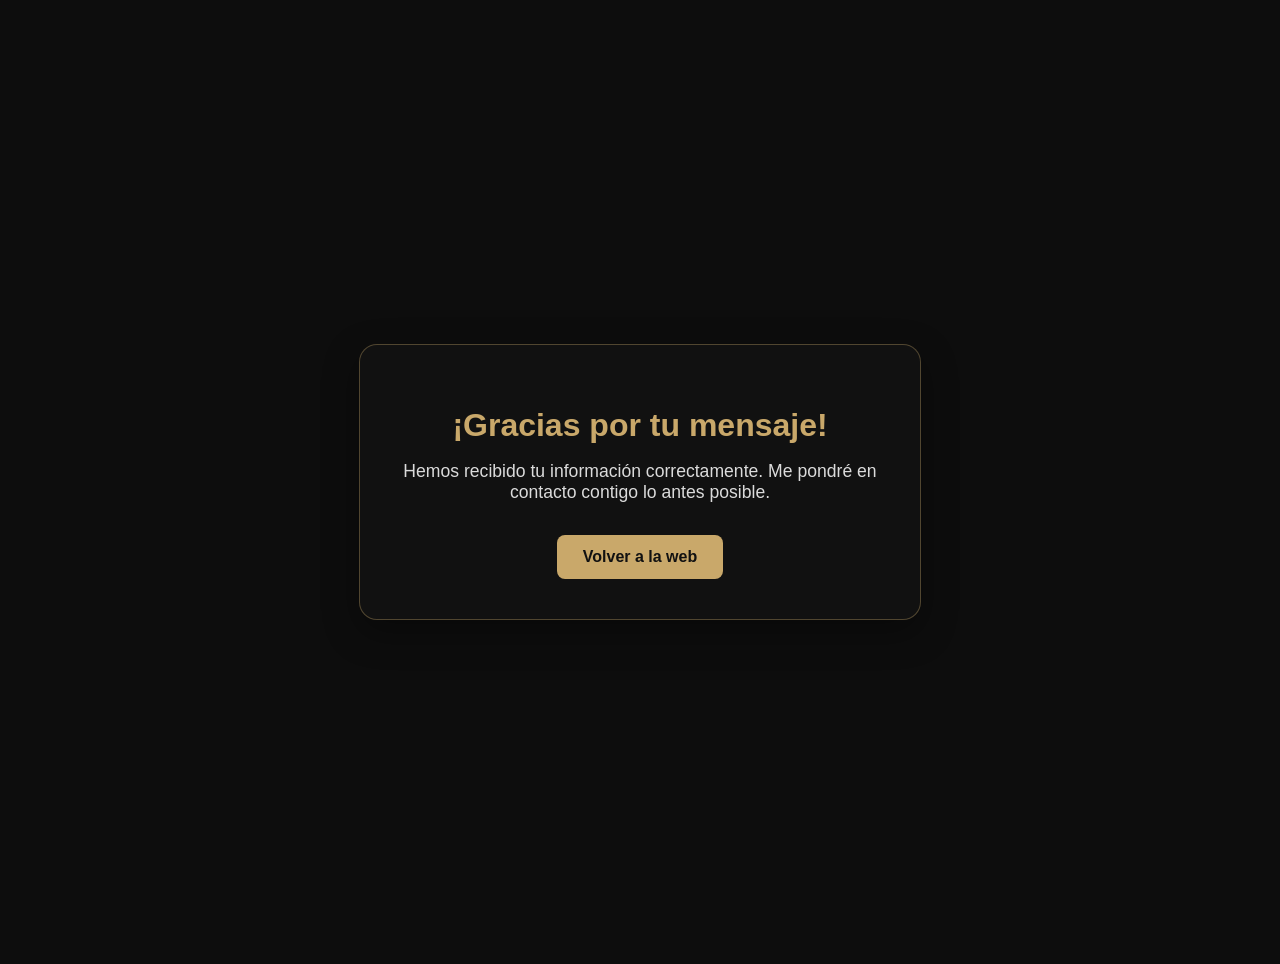
<file: gracias.html>
<!DOCTYPE html>
<html lang="es">

<head>
    <meta charset="UTF-8">
    <meta name="viewport" content="width=device-width, initial-scale=1.0">
    <title>Mensaje enviado — Draft Design Web</title>

    <style>
        body {
            background: #0d0d0d;
            color: #ffffff;
            font-family: "Inter", sans-serif;
            display: flex;
            justify-content: center;
            align-items: center;
            height: 100vh;
            margin: 0;
            text-align: center;
            padding: 2rem;
        }

        .box {
            max-width: 480px;
            padding: 2.5rem;
            border-radius: 18px;
            background: #111;
            border: 1px solid rgba(201, 168, 106, 0.35);
            box-shadow: 0 12px 35px rgba(0, 0, 0, 0.35);
        }

        h1 {
            font-size: 2rem;
            margin-bottom: 1rem;
            color: #c9a86a;
        }

        p {
            font-size: 1.1rem;
            opacity: 0.85;
            margin-bottom: 2rem;
        }

        a {
            display: inline-block;
            padding: 0.8rem 1.6rem;
            background: #c9a86a;
            color: #111;
            border-radius: 8px;
            text-decoration: none;
            font-weight: 600;
            transition: 0.3s ease;
        }

        a:hover {
            background: #e3c58c;
        }
    </style>
</head>

<body>
    <div class="box">
        <h1>¡Gracias por tu mensaje!</h1>
        <p>Hemos recibido tu información correctamente.
            Me pondré en contacto contigo lo antes posible.</p>

        <a href="/">Volver a la web</a>
    </div>
</body>

</html>
</file>
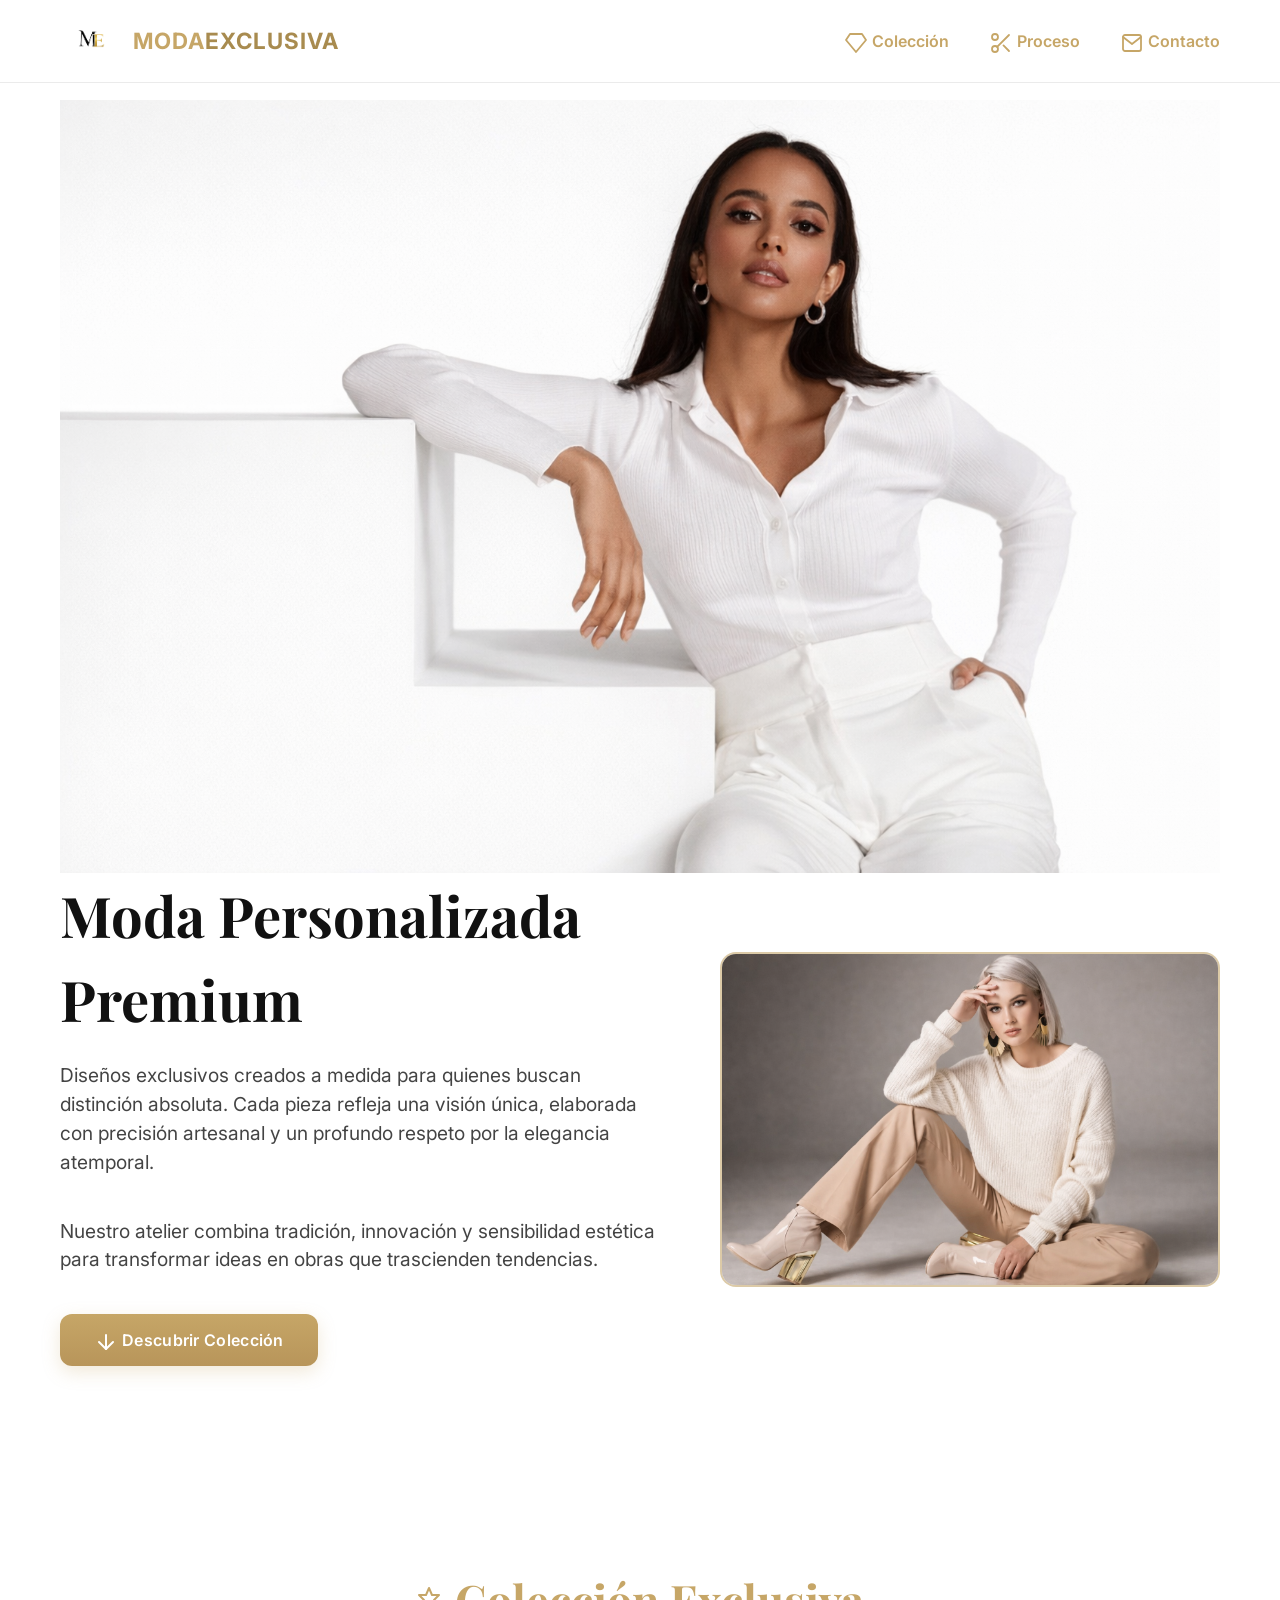
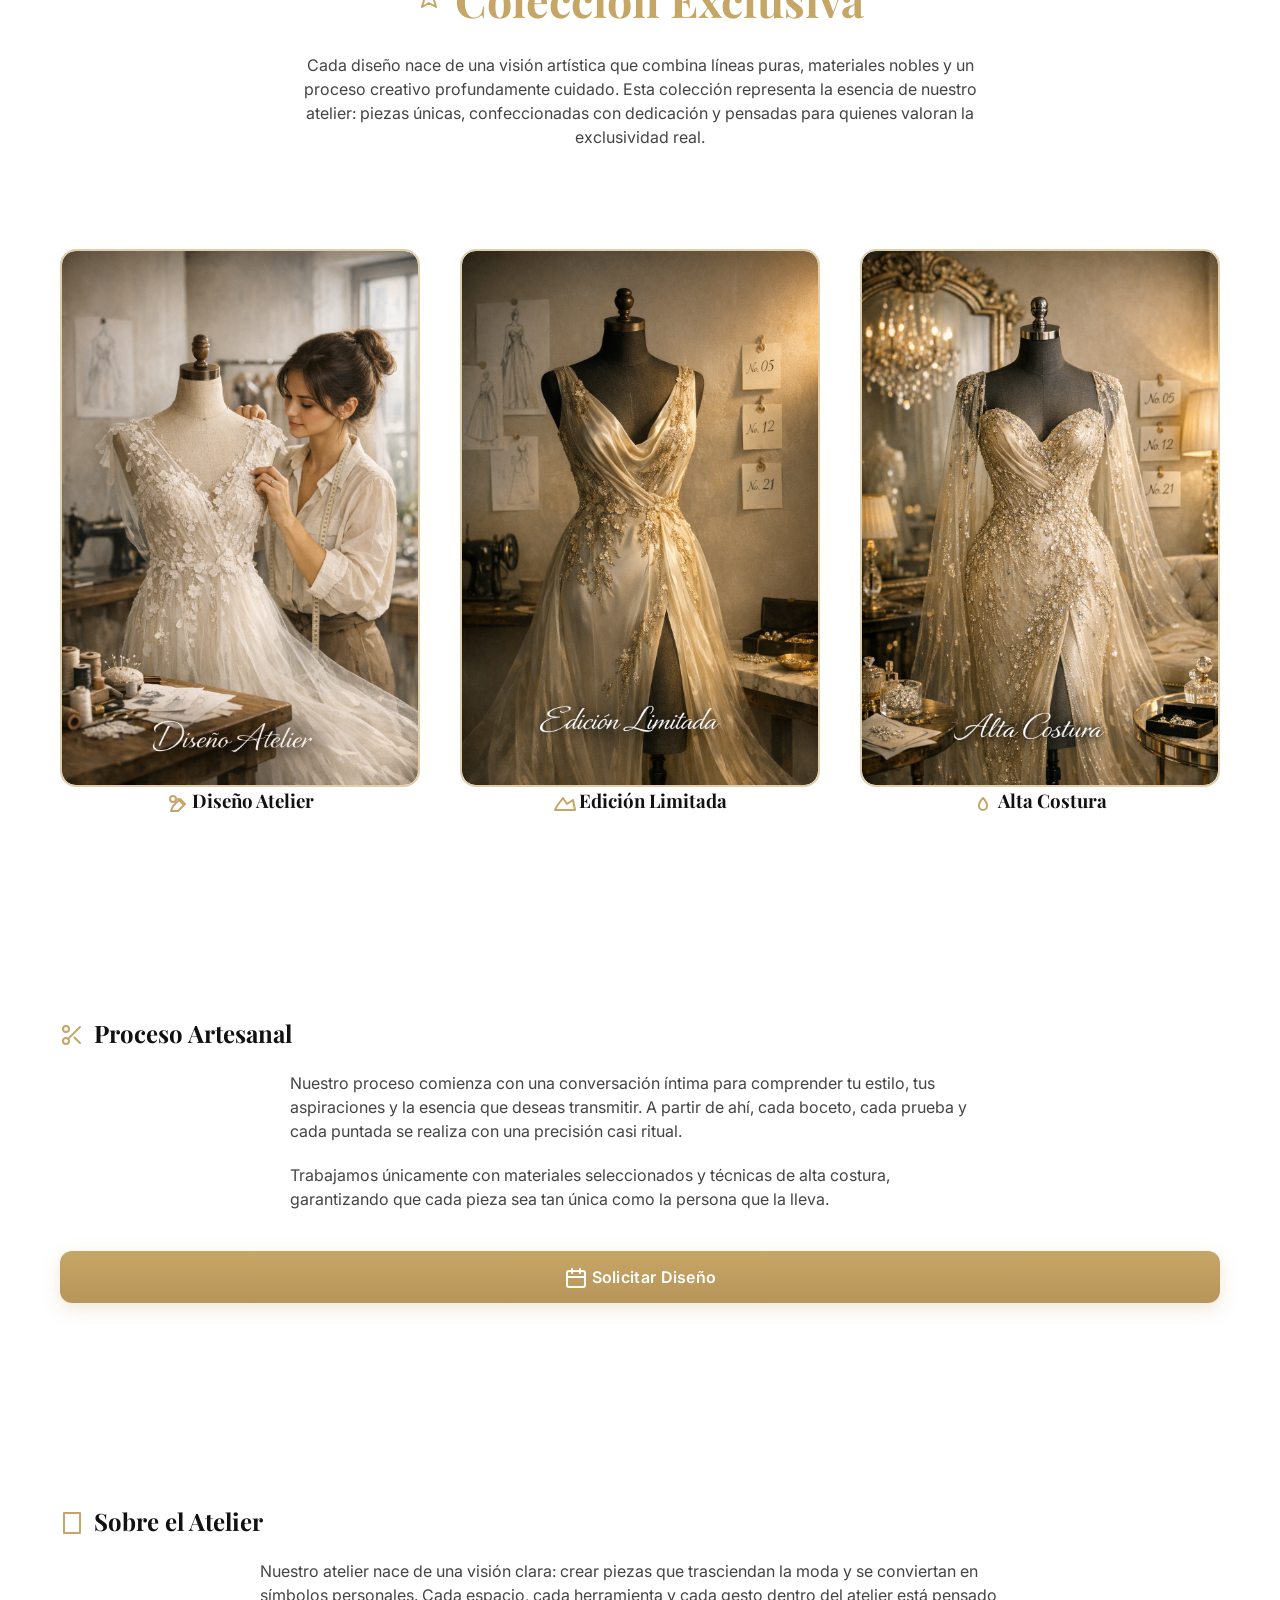
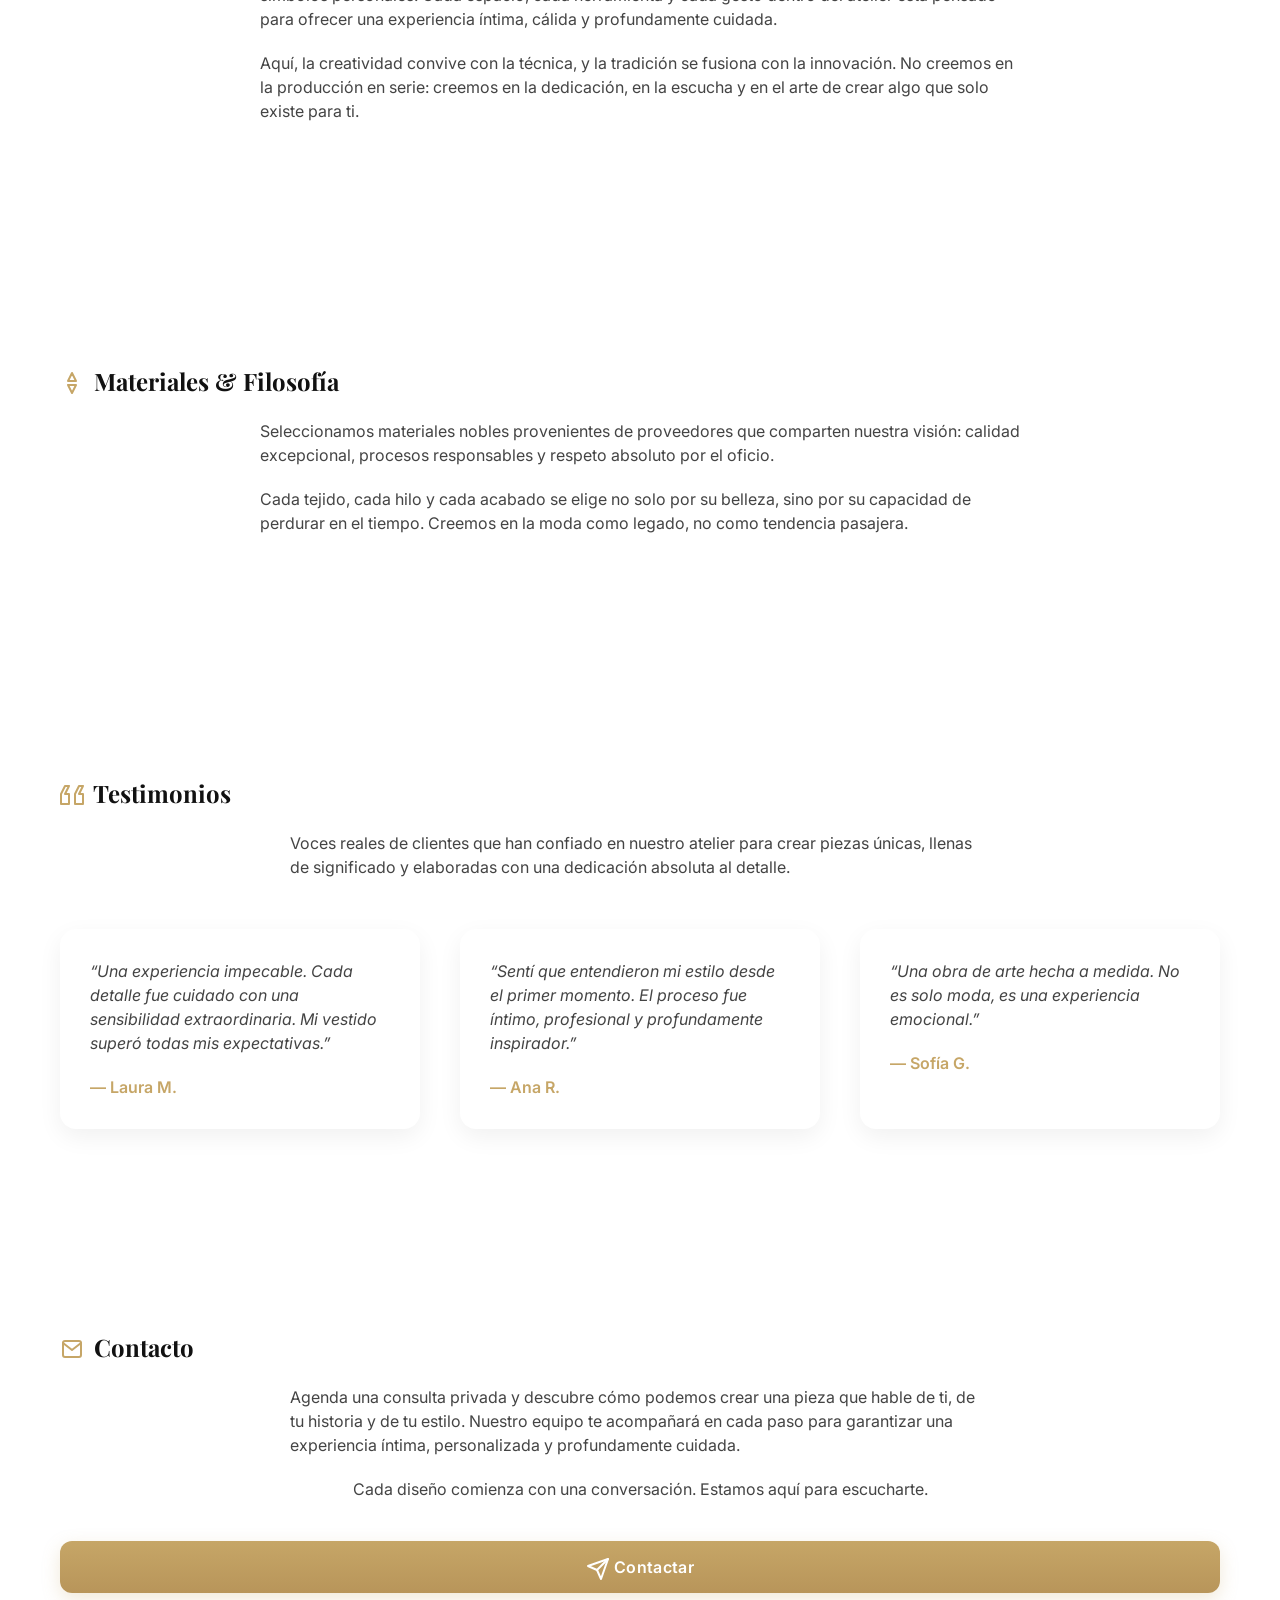
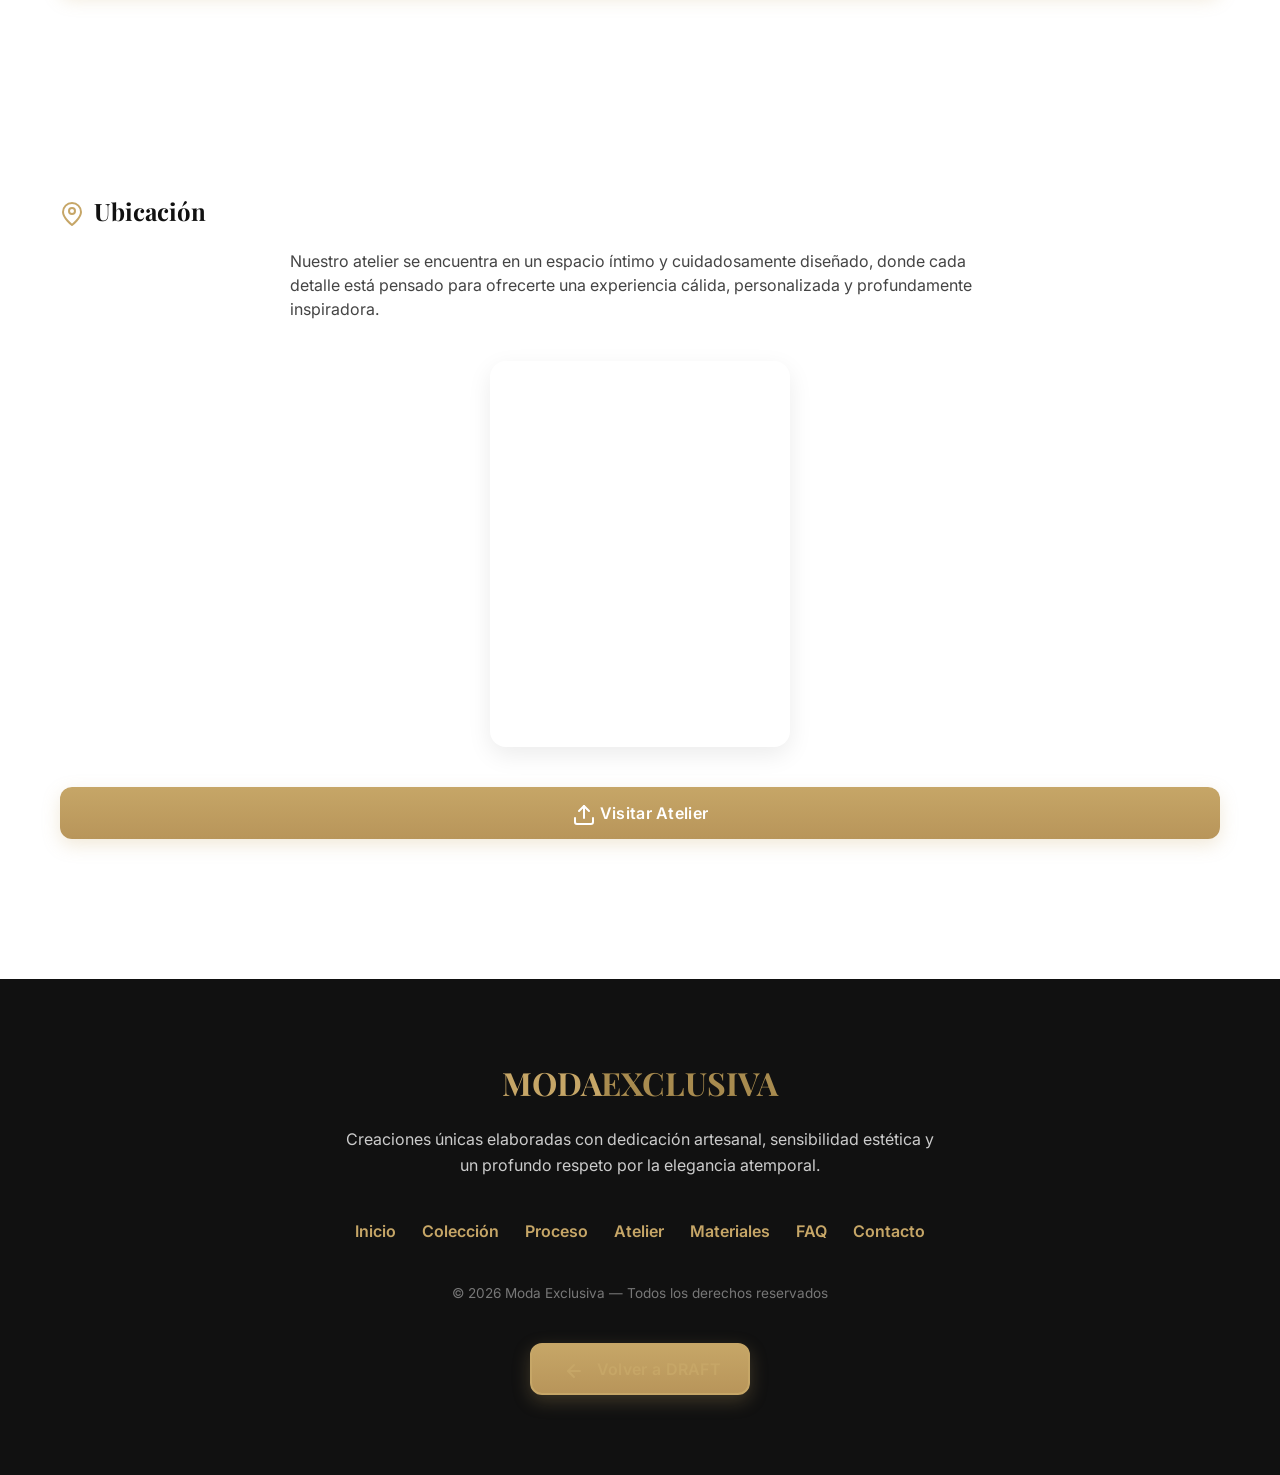
<file: moda-demo.html>
<!DOCTYPE html>
<html lang="es">

<head>
    <meta charset="UTF-8">
    <meta name="viewport" content="width=device-width, initial-scale=1.0">
    <title>Moda Personalizada Premium</title>

    <!-- Estilos -->
    <link rel="stylesheet" href="/assets/css/demo/demo-moda-styles.css">

    <!-- Favicon -->
    <link rel="icon" type="image/png" href="/assets/images/demo/moda/logo.png">
</head>

<body>

    <!-- NAV -->
    <header class="nav">

        <div class="logo">
            <img src="/assets/images/demo/moda/logo.png" alt="Logo Moda Exclusiva" class="logo-icon">
            <span class="logo-text">MODA<span>EXCLUSIVA</span></span>
        </div>

        <!-- BOTÓN HAMBURGUESA -->
        <button class="menu-toggle" aria-label="Abrir menú">
            <svg xmlns="http://www.w3.org/2000/svg" width="28" height="28" fill="none" stroke="#c6a667" stroke-width="2"
                stroke-linecap="round" stroke-linejoin="round">
                <line x1="3" y1="6" x2="21" y2="6" />
                <line x1="3" y1="12" x2="21" y2="12" />
                <line x1="3" y1="18" x2="21" y2="18" />
            </svg>
        </button>


        <nav class="nav-links">
            <ul>
                <li><a href="#coleccion">
                        <svg xmlns="http://www.w3.org/2000/svg" width="20" height="20" fill="none" stroke="#c6a667"
                            stroke-width="2" stroke-linecap="round" stroke-linejoin="round">
                            <path d="M6 3h12l4 6-10 12L2 9l4-6z" />
                        </svg>
                        Colección
                    </a></li>

                <li><a href="#proceso">
                        <svg xmlns="http://www.w3.org/2000/svg" width="20" height="20" fill="none" stroke="#c6a667"
                            stroke-width="2" stroke-linecap="round" stroke-linejoin="round">
                            <circle cx="6" cy="6" r="3" />
                            <circle cx="6" cy="18" r="3" />
                            <line x1="20" y1="4" x2="8.12" y2="15.88" />
                            <line x1="14.47" y1="14.48" x2="20" y2="20" />
                        </svg>
                        Proceso
                    </a></li>

                <li><a href="#contacto">
                        <svg xmlns="http://www.w3.org/2000/svg" width="20" height="20" fill="none" stroke="#c6a667"
                            stroke-width="2" stroke-linecap="round" stroke-linejoin="round">
                            <rect x="3" y="4" width="18" height="16" rx="2" />
                            <polyline points="3 6 12 13 21 6" />
                        </svg>
                        Contacto
                    </a></li>
            </ul>
        </nav>

    </header>


    <!-- HERO -->
    <section id="inicio" class="section hero">

        <img class="hero-head" src="/assets/images/demo/moda/head-moda.png" alt="Moda Personalizada Premium">

        <div class="hero-inner">

            <div class="hero-content fade-in">
                <h1>Moda Personalizada Premium</h1>

                <p>
                    Diseños exclusivos creados a medida para quienes buscan distinción absoluta.
                    Cada pieza refleja una visión única, elaborada con precisión artesanal y un
                    profundo respeto por la elegancia atemporal.
                </p>

                <p>
                    Nuestro atelier combina tradición, innovación y sensibilidad estética para
                    transformar ideas en obras que trascienden tendencias.
                </p>

                <a href="#coleccion" class="btn">
                    <svg xmlns="http://www.w3.org/2000/svg" width="20" height="20" fill="none" stroke="currentColor"
                        stroke-width="2" stroke-linecap="round" stroke-linejoin="round">
                        <line x1="12" y1="5" x2="12" y2="19"></line>
                        <polyline points="19 12 12 19 5 12"></polyline>
                    </svg>
                    Descubrir Colección
                </a>
            </div>

            <div class="hero-image fade-in">
                <img src="/assets/images/demo/moda/hero-image.png" alt="Moda Exclusiva">
            </div>

        </div>

    </section>


    <!-- COLECCIÓN -->
    <section id="coleccion" class="section collection">

        <h2 class="section-title slide-up">
            <svg xmlns="http://www.w3.org/2000/svg" width="28" height="28" fill="none" stroke="#c6a667" stroke-width="2"
                stroke-linecap="round" stroke-linejoin="round">
                <polygon points="12 2 15 9 22 9 17 14 19 21 12 17 5 21 7 14 2 9 9 9" />
            </svg>
            Colección Exclusiva
        </h2>

        <p class="text fade-in" style="max-width: 700px; margin: 20px auto 40px; color:#444;">
            Cada diseño nace de una visión artística que combina líneas puras, materiales nobles
            y un proceso creativo profundamente cuidado. Esta colección representa la esencia de
            nuestro atelier: piezas únicas, confeccionadas con dedicación y pensadas para quienes
            valoran la exclusividad real.
        </p>

        <div class="grid">

            <div class="item fade-up">
                <div class="image-wrapper">
                    <img src="/assets/images/demo/moda/diseno-atelier.png" alt="Diseño Atelier">
                </div>
                <h3>
                    <svg xmlns="http://www.w3.org/2000/svg" width="22" height="22" fill="none" stroke="#c6a667"
                        stroke-width="2" stroke-linecap="round" stroke-linejoin="round">
                        <path d="M12 19l7-7-5-5-7 7-2 5z" />
                        <path d="M17 12l-5-5" />
                        <circle cx="7" cy="7" r="3" />
                    </svg>
                    Diseño Atelier
                </h3>
            </div>

            <div class="item fade-up">
                <div class="image-wrapper">
                    <img src="/assets/images/demo/moda/edicion-limitada.png" alt="Edición Limitada">
                </div>
                <h3>
                    <svg xmlns="http://www.w3.org/2000/svg" width="22" height="22" fill="none" stroke="#c6a667"
                        stroke-width="2" stroke-linecap="round" stroke-linejoin="round">
                        <path d="M2 18h20l-2-10-6 4-4-6-6 8z" />
                    </svg>
                    Edición Limitada
                </h3>
            </div>

            <div class="item fade-up">
                <div class="image-wrapper">
                    <img src="/assets/images/demo/moda/alta-costura.png" alt="Alta Costura">
                </div>
                <h3>
                    <svg xmlns="http://www.w3.org/2000/svg" width="22" height="22" fill="none" stroke="#c6a667"
                        stroke-width="2" stroke-linecap="round" stroke-linejoin="round">
                        <path d="M14 14a4 4 0 11-8 0c0-4 4-8 4-8s4 4 4 8z" />
                    </svg>
                    Alta Costura
                </h3>
            </div>

        </div>
    </section>


    <!-- PROCESO -->
    <section id="proceso" class="section process">

        <h2 class="section-title slide-up">
            <svg xmlns="http://www.w3.org/2000/svg" width="28" height="28" fill="none" stroke="#c6a667" stroke-width="2"
                stroke-linecap="round" stroke-linejoin="round">
                <circle cx="6" cy="6" r="3" />
                <circle cx="6" cy="18" r="3" />
                <line x1="20" y1="4" x2="8.12" y2="15.88" />
                <line x1="14.47" y1="14.48" x2="20" y2="20" />
            </svg>
            Proceso Artesanal
        </h2>

        <p class="text fade-in" style="max-width: 700px; margin: 20px auto; color:#444;">
            Nuestro proceso comienza con una conversación íntima para comprender tu estilo,
            tus aspiraciones y la esencia que deseas transmitir. A partir de ahí, cada
            boceto, cada prueba y cada puntada se realiza con una precisión casi ritual.
        </p>

        <p class="text fade-in" style="max-width: 700px; margin: 0 auto 40px; color:#444;">
            Trabajamos únicamente con materiales seleccionados y técnicas de alta costura,
            garantizando que cada pieza sea tan única como la persona que la lleva.
        </p>

        <a href="#contacto" class="btn">
            <svg xmlns="http://www.w3.org/2000/svg" width="20" height="20" fill="none" stroke="currentColor"
                stroke-width="2" stroke-linecap="round" stroke-linejoin="round">
                <rect x="3" y="4" width="18" height="16" rx="2" />
                <line x1="16" y1="2" x2="16" y2="6" />
                <line x1="8" y1="2" x2="8" y2="6" />
                <line x1="3" y1="10" x2="21" y2="10" />
            </svg>
            Solicitar Diseño
        </a>

    </section>

    <!-- SOBRE EL ATELIER -->
    <section id="atelier" class="section atelier">

        <h2 class="section-title slide-up">
            <svg xmlns="http://www.w3.org/2000/svg" width="28" height="28" fill="none" stroke="#c6a667" stroke-width="2"
                stroke-linecap="round" stroke-linejoin="round">
                <path d="M4 22h16M4 2h16M4 2v20M20 2v20" />
            </svg>
            Sobre el Atelier
        </h2>

        <p class="text fade-in" style="max-width: 760px; margin: 20px auto; color:#444;">
            Nuestro atelier nace de una visión clara: crear piezas que trasciendan la moda y se conviertan
            en símbolos personales. Cada espacio, cada herramienta y cada gesto dentro del atelier está
            pensado para ofrecer una experiencia íntima, cálida y profundamente cuidada.
        </p>

        <p class="text fade-in" style="max-width: 760px; margin: 0 auto 40px; color:#444;">
            Aquí, la creatividad convive con la técnica, y la tradición se fusiona con la innovación.
            No creemos en la producción en serie: creemos en la dedicación, en la escucha y en el arte
            de crear algo que solo existe para ti.
        </p>

    </section>

    <!-- MATERIALES Y FILOSOFÍA -->
    <section id="materiales" class="section materiales">

        <h2 class="section-title slide-up">
            <svg xmlns="http://www.w3.org/2000/svg" width="28" height="28" fill="none" stroke="#c6a667" stroke-width="2"
                stroke-linecap="round" stroke-linejoin="round">
                <path d="M12 2l4 8H8l4-8zm0 20l-4-8h8l-4 8z" />
            </svg>
            Materiales & Filosofía
        </h2>

        <p class="text fade-in" style="max-width: 760px; margin: 20px auto; color:#444;">
            Seleccionamos materiales nobles provenientes de proveedores que comparten nuestra visión:
            calidad excepcional, procesos responsables y respeto absoluto por el oficio.
        </p>

        <p class="text fade-in" style="max-width: 760px; margin: 0 auto 40px; color:#444;">
            Cada tejido, cada hilo y cada acabado se elige no solo por su belleza, sino por su capacidad
            de perdurar en el tiempo. Creemos en la moda como legado, no como tendencia pasajera.
        </p>

    </section>


    <!-- TESTIMONIOS -->
    <section id="testimonios" class="section testimonios">

        <h2 class="section-title slide-up">
            <svg xmlns="http://www.w3.org/2000/svg" width="28" height="28" fill="none" stroke="#c6a667" stroke-width="2"
                stroke-linecap="round" stroke-linejoin="round">
                <path d="M9 11H5l4-8H5L1 11v10h8V11zm14 0h-4l4-8h-4l-4 8v10h8V11z" />
            </svg>
            Testimonios
        </h2>

        <p class="text fade-in" style="max-width: 700px; margin: 20px auto 50px; color:#444;">
            Voces reales de clientes que han confiado en nuestro atelier para crear piezas únicas,
            llenas de significado y elaboradas con una dedicación absoluta al detalle.
        </p>

        <div class="testimonios-grid fade-up" style="display:grid; grid-template-columns:repeat(3,1fr); gap:40px;">

            <div class="testimonio"
                style="background:#fff; padding:30px; border-radius:16px; box-shadow:0 8px 24px rgba(0,0,0,0.06);">
                <p style="font-style:italic; color:#444;">
                    “Una experiencia impecable. Cada detalle fue cuidado con una sensibilidad extraordinaria.
                    Mi vestido superó todas mis expectativas.”
                </p>
                <h4 style="margin-top:20px; color:#c6a667; font-weight:600;">— Laura M.</h4>
            </div>

            <div class="testimonio"
                style="background:#fff; padding:30px; border-radius:16px; box-shadow:0 8px 24px rgba(0,0,0,0.06);">
                <p style="font-style:italic; color:#444;">
                    “Sentí que entendieron mi estilo desde el primer momento. El proceso fue íntimo,
                    profesional y profundamente inspirador.”
                </p>
                <h4 style="margin-top:20px; color:#c6a667; font-weight:600;">— Ana R.</h4>
            </div>

            <div class="testimonio"
                style="background:#fff; padding:30px; border-radius:16px; box-shadow:0 8px 24px rgba(0,0,0,0.06);">
                <p style="font-style:italic; color:#444;">
                    “Una obra de arte hecha a medida. No es solo moda, es una experiencia emocional.”
                </p>
                <h4 style="margin-top:20px; color:#c6a667; font-weight:600;">— Sofía G.</h4>
            </div>

        </div>

    </section>

    <!-- CONTACTO -->
    <section id="contacto" class="section contact">

        <h2 class="section-title slide-up">
            <svg xmlns="http://www.w3.org/2000/svg" width="28" height="28" fill="none" stroke="#c6a667" stroke-width="2"
                stroke-linecap="round" stroke-linejoin="round">
                <rect x="3" y="4" width="18" height="16" rx="2" />
                <polyline points="3 6 12 13 21 6" />
            </svg>
            Contacto
        </h2>

        <p class="text fade-in" style="max-width: 700px; margin: 20px auto; color:#444;">
            Agenda una consulta privada y descubre cómo podemos crear una pieza que hable
            de ti, de tu historia y de tu estilo. Nuestro equipo te acompañará en cada
            paso para garantizar una experiencia íntima, personalizada y profundamente
            cuidada.
        </p>

        <p class="text fade-in" style="max-width: 700px; margin: 0 auto 40px; color:#444;">
            Cada diseño comienza con una conversación. Estamos aquí para escucharte.
        </p>

        <a href="#" class="btn">
            <svg xmlns="http://www.w3.org/2000/svg" width="20" height="20" fill="none" stroke="currentColor"
                stroke-width="2" stroke-linecap="round" stroke-linejoin="round">
                <line x1="22" y1="2" x2="11" y2="13" />
                <polygon points="22 2 15 22 11 13 2 9 22 2" />
            </svg>
            Contactar
        </a>

    </section>
    <!-- UBICACIÓN -->
    <section id="ubicacion" class="section ubicacion">

        <h2 class="section-title slide-up">
            <svg xmlns="http://www.w3.org/2000/svg" width="28" height="28" fill="none" stroke="#c6a667" stroke-width="2"
                stroke-linecap="round" stroke-linejoin="round">
                <circle cx="12" cy="10" r="3" />
                <path d="M12 2C7 2 3 6 3 11c0 6 9 13 9 13s9-7 9-13c0-5-4-9-9-9z" />
            </svg>
            Ubicación
        </h2>

        <p class="text fade-in" style="max-width: 700px; margin: 20px auto 40px; color:#444;">
            Nuestro atelier se encuentra en un espacio íntimo y cuidadosamente diseñado,
            donde cada detalle está pensado para ofrecerte una experiencia cálida,
            personalizada y profundamente inspiradora.
        </p>

        <div class="map-wrapper fade-up"
            style="max-width:900px; margin:0 auto 40px; border-radius:16px; overflow:hidden; box-shadow:0 8px 24px rgba(0,0,0,0.08);">
            <iframe
                src="https://www.google.com/maps/embed?pb=!1m18!1m12!1m3!1d2848.123!2d-1.616!3d42.812!2m3!1f0!2f0!3f0!3m2!1i1024!2i768!4f13.1!3m3!1m2!1s0xd5092f0c0!2sPamplona!5e0!3m2!1ses!2ses!4v000000000"
                width="100%" height="380" style="border:0;" allowfullscreen="" loading="lazy">
            </iframe>
        </div>

        <a href="#contacto" class="btn">
            <svg xmlns="http://www.w3.org/2000/svg" width="20" height="20" fill="none" stroke="currentColor"
                stroke-width="2" stroke-linecap="round" stroke-linejoin="round">
                <path d="M21 15v4a2 2 0 0 1-2 2H5a2 2 0 0 1-2-2v-4" />
                <polyline points="17 8 12 3 7 8" />
                <line x1="12" y1="3" x2="12" y2="15" />
            </svg>
            Visitar Atelier
        </a>

    </section>
    <!-- FOOTER PREMIUM -->
    <footer class="footer">

        <div class="footer-inner">

            <!-- LOGO -->
            <div class="footer-brand">
                <span class="footer-logo">
                    MODA<span>EXCLUSIVA</span>
                </span>
                <p class="footer-desc">
                    Creaciones únicas elaboradas con dedicación artesanal, sensibilidad estética
                    y un profundo respeto por la elegancia atemporal.
                </p>
            </div>

            <!-- ENLACES -->
            <div class="footer-links">
                <a href="#inicio">Inicio</a>
                <a href="#coleccion">Colección</a>
                <a href="#proceso">Proceso</a>
                <a href="#atelier">Atelier</a>
                <a href="#materiales">Materiales</a>
                <a href="#faq">FAQ</a>
                <a href="#contacto">Contacto</a>
            </div>

            <!-- COPYRIGHT -->
            <div class="footer-copy">
                © 2026 Moda Exclusiva — Todos los derechos reservados
            </div>

            <!-- BOTÓN VOLVER A DRAFT -->
            <div class="footer-draft">
                <a href="https://draftdesignweb.com/propuesta" class="btn btn-draft">
                    <svg xmlns="http://www.w3.org/2000/svg" width="20" height="20" fill="none" stroke="currentColor"
                        stroke-width="2" stroke-linecap="round" stroke-linejoin="round">
                        <polyline points="15 18 9 12 15 6"></polyline>
                        <line x1="9" y1="12" x2="21" y2="12"></line>
                    </svg>
                    Volver a DRAFT
                </a>
            </div>

        </div>

    </footer>



    <!-- JS -->
    <script>
        // Animaciones scroll
        const observer = new IntersectionObserver(entries => {
            entries.forEach(entry => {
                if (entry.isIntersecting) entry.target.classList.add("visible");
            });
        });

        document.querySelectorAll(".fade-in, .fade-up, .slide-up").forEach(el => {
            if (!el.closest('.nav')) observer.observe(el);
        });

        // Menú hamburguesa
        const toggle = document.querySelector(".menu-toggle");
        const navLinks = document.querySelector(".nav-links");

        toggle.addEventListener("click", () => {
            navLinks.classList.toggle("open");
        });
    </script>

</body>

</html>
</file>
<file: assets/css/demo/demo-moda-styles.css>
/* -----------------------------------------
   FUENTES PREMIUM
----------------------------------------- */
@import url("https://fonts.googleapis.com/css2?family=Playfair+Display:wght@400;500;600;700&family=Inter:wght@300;400;500;600&display=swap");

/* -----------------------------------------
   RESET EDITORIAL
----------------------------------------- */
html {
  box-sizing: border-box;
  scroll-behavior: smooth;
}

*,
*::before,
*::after {
  box-sizing: inherit;
  margin: 0;
  padding: 0;
}

body {
  font-family: "Inter", sans-serif;
  background: #fff;
  color: #111;
  line-height: 1.5;
  -webkit-font-smoothing: antialiased;
  text-rendering: optimizeLegibility;
  overflow-x: hidden;
}

h1,
h2,
h3 {
  font-family: "Playfair Display", serif;
}

img,
picture,
video,
canvas,
svg {
  display: block;
  max-width: 100%;
}

a {
  text-decoration: none;
  color: inherit;
}

ul {
  list-style: none;
}

/* -----------------------------------------
   FIX ICONOS SVG
----------------------------------------- */
svg {
  display: inline-block;
  vertical-align: middle;
  overflow: visible;
}

.nav svg,
.nav-links svg {
  width: 20px;
  height: 20px;
  stroke-width: 1.8;
}

/* -----------------------------------------
   NAV PREMIUM
----------------------------------------- */
.nav {
  position: fixed;
  top: 0;
  width: 100%;
  padding: 20px 60px;
  display: flex;
  justify-content: space-between;
  align-items: center;
  backdrop-filter: blur(12px);
  background: rgba(255, 255, 255, 0.7);
  border-bottom: 1px solid rgba(0, 0, 0, 0.08);
  z-index: 9999;
}

/* Evitar que animaciones afecten al NAV */
.nav,
.nav * {
  opacity: 1 !important;
  transform: none !important;
}

/* Desktop nav */
.nav-links {
  display: block;
}

.nav-links ul {
  display: flex;
  gap: 40px;
}

.nav-links a {
  color: #c6a667;
  font-weight: 600;
  display: flex;
  align-items: center;
  gap: 8px;
  transition: color 0.3s ease;
}

.nav-links a:hover {
  color: #a88b4f;
}

/* Logo */
.logo {
  display: flex;
  align-items: center;
  gap: 10px;
}

.logo-icon {
  height: 42px;
}

.logo-text {
  font-size: 1.4rem;
  font-weight: 700;
  color: #c6a667;
  letter-spacing: 1px;
}

.logo-text span {
  color: #a88b4f;
}

/* -----------------------------------------
   BOTÓN HAMBURGUESA
----------------------------------------- */
.menu-toggle {
  display: none;
  background: none;
  border: none;
  cursor: pointer;
  padding: 8px;
}

.menu-toggle svg {
  width: 28px;
  height: 28px;
  stroke: #c6a667;
  stroke-width: 2;
}

/* -----------------------------------------
   NAV MOBILE — SOLUCIÓN DEFINITIVA
----------------------------------------- */
@media (max-width: 900px) {
  .menu-toggle {
    display: block;
  }

  /* Menú oculto por defecto */
  .nav-links {
    display: none; /* ← CLAVE */
    position: absolute;
    top: 80px;
    right: 20px;
    background: #fff;
    border: 2px solid #c6a667;
    border-radius: 14px;
    padding: 20px;
    width: 220px;

    opacity: 0;
    pointer-events: none;
    transform: translateY(-10px);

    transition: all 0.35s ease;
    box-shadow: 0 12px 28px rgba(198, 166, 103, 0.25);
  }

  /* Menú abierto */
  .nav-links.open {
    display: block; /* ← CLAVE */
    opacity: 1;
    pointer-events: auto;
    transform: translateY(0);
  }

  .nav-links ul {
    flex-direction: column;
    gap: 18px;
  }
}

/* -----------------------------------------
   SECCIONES
----------------------------------------- */
.section {
  padding: 100px 60px;
  display: flex;
  flex-direction: column;
  justify-content: center;
  position: relative;
}

@media (max-width: 600px) {
  .section {
    padding: 60px 24px;
  }
}

/* -----------------------------------------
   HERO
----------------------------------------- */
.hero-inner {
  display: flex;
  align-items: center;
  justify-content: space-between;
  gap: 60px;
}

.hero-content {
  max-width: 600px;
}

.hero h1 {
  font-size: 3.5rem;
  margin-bottom: 20px;
}

.hero p {
  font-size: 1.2rem;
  margin-bottom: 40px;
  color: #444;
}

.hero-image img {
  width: 520px;
  border: 1px solid rgba(0, 0, 0, 0.08);
  background: #f8f8f8;
  border-radius: 4px;
}

/* -----------------------------------------
   COLECCIÓN
----------------------------------------- */
.collection {
  text-align: center;
}

.collection .section-title {
  font-size: 2.8rem;
  color: #c6a667;
  display: flex;
  align-items: center;
  justify-content: center;
  gap: 10px;
}

.collection .grid {
  display: grid;
  grid-template-columns: repeat(3, 1fr);
  gap: 40px;
  margin-top: 60px;
}

/* -----------------------------------------
   ANIMACIONES SCROLL
----------------------------------------- */
.fade-in,
.fade-up,
.slide-up {
  opacity: 0;
  transform: translateY(40px);
  transition: all 1s ease;
}

.visible {
  opacity: 1 !important;
  transform: translateY(0) !important;
}

/* -----------------------------------------
   BASE: Prevención de overflow horizontal
----------------------------------------- */
html,
body {
  width: 100%;
  overflow-x: hidden;
}

/* -----------------------------------------
   RESPONSIVE FINO
----------------------------------------- */
@media (max-width: 1200px) {
  .section {
    padding: 110px 40px 70px;
  }
  .hero-inner {
    gap: 40px;
  }
  .hero h1 {
    font-size: 3rem;
  }
  .hero-image img {
    width: 100%;
    max-width: 420px;
    height: auto;
  }
  .collection .grid {
    grid-template-columns: repeat(2, 1fr);
  }
}

@media (max-width: 900px) {
  .nav {
    padding: 16px 28px;
  }
  .hero-inner {
    flex-direction: column;
    text-align: center;
  }
  .hero-image {
    max-width: 420px;
    margin: 0 auto;
  }
  .hero-image img {
    width: 100%;
    height: auto;
  }
  .collection .grid {
    grid-template-columns: repeat(2, 1fr);
  }
}

@media (max-width: 600px) {
  .nav {
    padding: 14px 18px;
  }
  .logo-text {
    font-size: 1.2rem;
  }
  .hero h1 {
    font-size: 2.3rem;
  }
  .hero p {
    font-size: 0.98rem;
  }
  .btn {
    width: 100%;
    min-width: 0;
  }

  /* Ajuste clave para evitar margen lateral */
  .section {
    padding: 80px 20px 60px;
  }

  .collection .grid {
    grid-template-columns: 1fr;
  }
}

@media (max-width: 420px) {
  .logo-icon {
    height: 34px;
  }
  .logo-text {
    font-size: 1.05rem;
  }
  .hero h1 {
    font-size: 2rem;
  }
}
/* -----------------------------------------
   FOOTER PREMIUM
----------------------------------------- */
.footer {
  background: #111;
  color: #eee;
  padding: 80px 40px;
  text-align: center;
  margin-top: 40px;
}

.footer-inner {
  max-width: 1100px;
  margin: 0 auto;
}

.footer-logo {
  font-family: "Playfair Display", serif;
  font-size: 2rem;
  color: #c6a667;
  font-weight: 700;
}

.footer-logo span {
  color: #a88b4f;
}

.footer-desc {
  max-width: 600px;
  margin: 20px auto 40px;
  color: #ccc;
  font-size: 1rem;
  line-height: 1.6;
}

.footer-links {
  display: flex;
  justify-content: center;
  flex-wrap: wrap;
  gap: 26px;
  margin-bottom: 40px;
}

.footer-links a {
  color: #c6a667;
  font-weight: 600;
  transition: color 0.3s ease;
}

.footer-links a:hover {
  color: #a88b4f;
}

.footer-copy {
  color: #777;
  font-size: 0.85rem;
}

.footer-draft {
  margin-top: 40px;
}

.btn-draft {
  background: transparent;
  border: 2px solid #c6a667;
  color: #c6a667;
  padding: 12px 26px;
  border-radius: 12px;
  display: inline-flex;
  align-items: center;
  gap: 10px;
  font-weight: 600;
  transition: all 0.35s ease;
}

.btn-draft svg {
  stroke: #c6a667;
  transition: transform 0.35s ease;
}

.btn-draft:hover {
  background: #c6a667;
  color: #fff;
}

.btn-draft:hover svg {
  stroke: #fff;
  transform: translateX(-4px);
}

/* -----------------------------------------
   BOTONES PREMIUM
----------------------------------------- */
.btn {
  display: inline-flex;
  align-items: center;
  justify-content: center;

  padding: 14px 34px;
  min-width: 220px;
  border-radius: 12px;

  background: #c6a667;
  color: #fff;

  font-family: "Inter", sans-serif;
  font-weight: 600;
  font-size: 1rem;
  letter-spacing: 0.3px;

  border: none;
  cursor: pointer;

  transition: all 0.35s ease;
  box-shadow: 0 6px 18px rgba(198, 166, 103, 0.25);
}

.btn svg {
  width: 20px;
  height: 20px;
  stroke: #fff;
  stroke-width: 2;
  margin-right: 8px;
  transition: transform 0.35s ease;
}

.btn:hover {
  background: #a88b4f;
  box-shadow: 0 10px 26px rgba(168, 139, 79, 0.35);
  transform: translateY(-2px);
}

.btn:hover svg {
  transform: translateX(4px);
}

/* -----------------------------------------
   BOTÓN OUTLINE PREMIUM
----------------------------------------- */
.btn-outline {
  background: transparent;
  color: #c6a667;
  border: 2px solid #c6a667;
  box-shadow: none;
}

.btn-outline svg {
  stroke: #c6a667;
}

.btn-outline:hover {
  background: #c6a667;
  color: #fff;
}

.btn-outline:hover svg {
  stroke: #fff;
}

/* -----------------------------------------
   BOTÓN FOOTER (Volver a DRAFT)
----------------------------------------- */
.btn-draft {
  background: transparent;
  border: 2px solid #c6a667;
  color: #c6a667;
  padding: 12px 26px;
  border-radius: 12px;
  display: inline-flex;
  align-items: center;
  gap: 10px;
  font-weight: 600;
  transition: all 0.35s ease;
}

.btn-draft svg {
  stroke: #c6a667;
  transition: transform 0.35s ease;
}

.btn-draft:hover {
  background: #c6a667;
  color: #fff;
}

.btn-draft:hover svg {
  stroke: #fff;
  transform: translateX(-4px);
}

/* -----------------------------------------
   RESPONSIVE BOTONES
----------------------------------------- */
@media (max-width: 600px) {
  .btn {
    width: 100%;
    min-width: 0;
    padding: 14px 20px;
  }
}

/* -----------------------------------------
   EFECTO 1 — SHIMMER DORADO (luxury)
----------------------------------------- */
.btn {
  position: relative;
  overflow: hidden;
}

.btn::after {
  content: "";
  position: absolute;
  top: 0;
  left: -120%;
  width: 80%;
  height: 100%;
  background: linear-gradient(
    120deg,
    transparent 0%,
    rgba(255, 255, 255, 0.35) 50%,
    transparent 100%
  );
  transform: skewX(-20deg);
  transition: all 0.6s ease;
}

.btn:hover::after {
  left: 120%;
}

/* -----------------------------------------
   EFECTO 2 — GLOSS SUAVE (reflejo editorial)
----------------------------------------- */
.btn {
  background: linear-gradient(180deg, #c6a667 0%, #b8955a 100%);
}

.btn:hover {
  background: linear-gradient(180deg, #a88b4f 0%, #8f7440 100%);
}

/* -----------------------------------------
   EFECTO 3 — MICRO-PRESS (clic táctil premium)
----------------------------------------- */
.btn:active {
  transform: translateY(1px) scale(0.98);
  box-shadow: 0 4px 12px rgba(168, 139, 79, 0.25);
}

/* -----------------------------------------
   EFECTO PREMIUM PARA .btn-outline
----------------------------------------- */
.btn-outline {
  position: relative;
  overflow: hidden;
}

.btn-outline::after {
  content: "";
  position: absolute;
  top: 0;
  left: -120%;
  width: 80%;
  height: 100%;
  background: linear-gradient(
    120deg,
    transparent 0%,
    rgba(198, 166, 103, 0.35) 50%,
    transparent 100%
  );
  transform: skewX(-20deg);
  transition: all 0.6s ease;
}

.btn-outline:hover::after {
  left: 120%;
}

/* -----------------------------------------
   IMÁGENES PREMIUM — borde dorado + esquinas
----------------------------------------- */

/* Todas las imágenes dentro de wrappers */
.image-wrapper,
.hero-image img,
.collection .image-wrapper img,
.testimonios img,
.atelier img,
.materiales img,
.ubicacion img {
  border-radius: 16px; /* esquinas suaves premium */
  overflow: hidden;
}

/* Borde dorado fino */
.image-wrapper,
.hero-image img,
.collection .image-wrapper,
.testimonios img,
.atelier img,
.materiales img,
.ubicacion img {
  border: 2px solid rgba(198, 166, 103, 0.55); /* dorado suave */
}

/* Ajuste para que el borde no afecte al hover */
.collection .image-wrapper img {
  border: none !important;
  border-radius: 14px;
}

/* Hover premium sin romper el borde */
.collection .item:hover .image-wrapper {
  border-color: rgba(198, 166, 103, 0.9);
  transition: border-color 0.35s ease;
}
</file>
